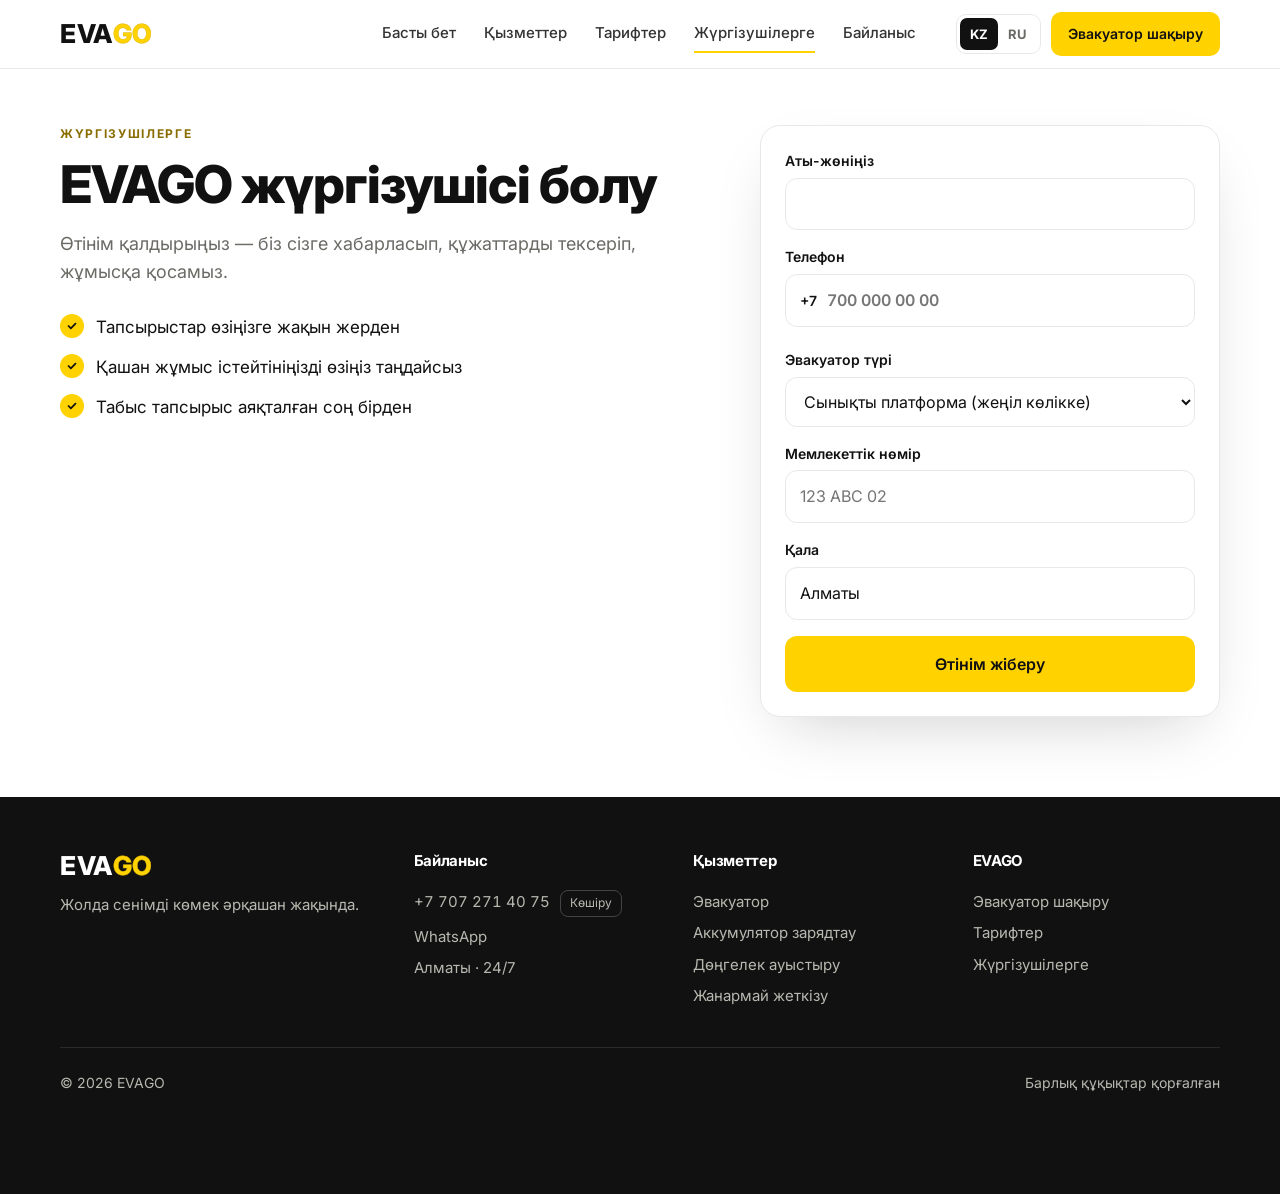
<file: driver.html>
<!doctype html>
<html lang="kk">
<head>
<meta charset="utf-8">
<meta name="viewport" content="width=device-width, initial-scale=1, viewport-fit=cover">
<title>Жүргізушілерге — EVAGO</title>
<meta name="description" content="Эвакуаторыңыз бар ма? EVAGO-мен жұмыс істеңіз.">
<meta name="theme-color" content="#FFD200">
<link rel="preconnect" href="https://fonts.googleapis.com"><link rel="preconnect" href="https://fonts.gstatic.com" crossorigin>
<link rel="stylesheet" href="https://fonts.googleapis.com/css2?family=Inter:wght@400;500;600;700;800&display=swap">
<link rel="stylesheet" href="assets/style.css?v=15">
<style>
.dr{display:grid;grid-template-columns:1fr 460px;gap:48px;padding-block:56px 80px;align-items:start}
.dr>*{min-width:0}
.dr h1{font-size:clamp(32px,4.4vw,52px);font-weight:800;margin-top:12px}
.dr .lead{font-size:18px;color:var(--muted);margin-top:16px;max-width:32em}
.checks{list-style:none;padding:0;margin:28px 0 0;display:grid;gap:14px}
.checks li{display:flex;gap:12px;align-items:flex-start;font-size:17px}
.checks li::before{content:"";flex:none;width:24px;height:24px;border-radius:50%;background:var(--accent) url("data:image/svg+xml,%3Csvg xmlns='http://www.w3.org/2000/svg' viewBox='0 0 24 24' fill='none' stroke='%23111' stroke-width='3' stroke-linecap='round' stroke-linejoin='round'%3E%3Cpath d='M6 12l4 4 8-8'/%3E%3C/svg%3E") center/14px no-repeat}
.form{border:1px solid var(--line);border-radius:20px;padding:24px;display:grid;gap:16px;box-shadow:var(--shadow);background:var(--white)}
.ok{background:#EAF8EF;border:1px solid #B9E7C9;border-radius:14px;padding:18px;font-weight:600}
@media (max-width:900px){.dr{grid-template-columns:1fr;gap:32px;padding-block:32px 60px}}
</style>
</head>
<body data-page="driver">
<header id="site-header"></header>
<main class="wrap dr">
  <div>
    <span class="eyebrow" data-i="drv_eyebrow">Жүргізушілерге</span>
    <h1 data-i="dr_title">EVAGO жүргізушісі болу</h1>
    <p class="lead" data-i="dr_lead"></p>
    <ul class="checks"><li data-i="d1"></li><li data-i="d2"></li><li data-i="d3"></li></ul>
  </div>
  <form class="form" id="f" novalidate>
    <label class="field"><span data-i="dr_name"></span><input class="input" id="fn" maxlength="80" autocomplete="name"></label>
    <label class="field"><span data-i="dr_phone"></span><span class="phone-in"><b>+7</b><input id="ph" type="tel" inputmode="numeric" autocomplete="tel-national" placeholder="700 000 00 00" class="num"></span></label>
    <label class="field"><span data-i="dr_truck"></span><select class="input" id="tr"></select></label>
    <label class="field"><span data-i="dr_plate"></span><input class="input" id="pl" maxlength="20" placeholder="123 ABC 02"></label>
    <label class="field"><span data-i="dr_city"></span><input class="input" id="ct" maxlength="60" value="Алматы"></label>
    <p class="err" id="err" hidden></p>
    <button class="btn btn-y btn-block" type="submit" id="send"><span data-i="dr_send"></span></button>
    <div class="ok" id="ok" data-i="dr_ok" hidden></div>
  </form>
</main>
<footer id="contact"></footer>
<script src="assets/app.js?v=15"></script>
<script>
function renderTrucks() {
  const v = $("#tr").value;
  $("#tr").innerHTML = ["tr1", "tr2", "tr3", "tr4"].map(k => `<option value="${k}">${t(k)}</option>`).join("");
  if (v) $("#tr").value = v;
}
phoneMask($("#ph"));
$("#f").addEventListener("submit", async e => {
  e.preventDefault();
  const phone = normPhone($("#ph").value), name = $("#fn").value.trim();
  const err = $("#err");
  if (name.length < 2 || !phone) { err.textContent = !phone && name.length >= 2 ? t("o_phone_err") : t("dr_need"); err.hidden = false; return; }
  err.hidden = true;
  const b = $("#send"); b.disabled = true;
  try {
    await rpc("apply_driver", { p_full_name: name, p_phone: phone, p_truck_type: I18N.ru[$("#tr").value], p_plate: $("#pl").value, p_city: $("#ct").value });
    $$("#f .field, #send").forEach(x => x.hidden = true); $("#ok").hidden = false;
    const txt = `EVAGO — жүргізуші өтінімі\n${name}\n${phone}\n${t($("#tr").value)}\n${$("#pl").value}\n${$("#ct").value}`;
    $("#ok").insertAdjacentHTML("afterend", `<a class="btn btn-block" style="background:#25D366;color:#06210F" target="_blank" rel="noopener" href="https://wa.me/${EVAGO.whatsapp}?text=${encodeURIComponent(txt)}">WhatsApp-қа да жіберу</a>`);
  } catch (x) {
    // не сохранилось — заявка всё равно уходит в WhatsApp
    err.textContent = t("dr_err"); err.hidden = false; b.disabled = false;
    const txt = `EVAGO — жүргізуші өтінімі\n${name}\n${phone}\n${t($("#tr").value)}\n${$("#pl").value}\n${$("#ct").value}`;
    if (!$("#dr-wa")) err.insertAdjacentHTML("afterend", `<a id="dr-wa" class="btn btn-block" style="background:#25D366;color:#06210F" target="_blank" rel="noopener" href="https://wa.me/${EVAGO.whatsapp}?text=${encodeURIComponent(txt)}">WhatsApp</a>`);
  }
});
document.addEventListener("DOMContentLoaded", renderTrucks);
onLang(renderTrucks);
</script>
</body>
</html>
</file>
<file: assets/style.css>
/* EVAGO — общий стиль. Цвета бренда: белый, #111111, жёлтый #FFD200, #F5F5F5, синий #007AFF, красный #FF3B30 */
:root{
  --white:#FFFFFF; --ink:#111111; --accent:#FFD200; --accent-2:#F2C500; --accent-soft:#FFF6CC; --accent-text:#8A6D00;
  --gray:#F5F5F5; --line:#E8E8E4; --muted:#6B6B66; --blue:#007AFF; --red:#FF3B30; --green:#1FA855;
  --font:"Inter",-apple-system,"SF Pro Display","Segoe UI",Roboto,Arial,sans-serif;
  --r:16px; --shadow:0 24px 60px -24px rgba(17,17,17,.22);
}
*{box-sizing:border-box}
html{scroll-behavior:smooth;-webkit-text-size-adjust:100%}
@media (prefers-reduced-motion:reduce){html{scroll-behavior:auto}*{animation:none!important;transition:none!important}}
body{margin:0;background:var(--white);color:var(--ink);font-family:var(--font);font-size:16px;line-height:1.55;-webkit-font-smoothing:antialiased}
img{max-width:100%;display:block}
a{color:inherit;text-decoration:none}
button,input,select,textarea{font:inherit;color:inherit}
[hidden]{display:none!important}
:focus-visible{outline:2px solid var(--blue);outline-offset:2px;border-radius:8px}
h1,h2,h3,h4{margin:0;line-height:1.12;letter-spacing:-.02em;text-wrap:balance}
p{margin:0}
.wrap{max-width:1200px;margin:0 auto;padding-inline:20px}
.num{font-variant-numeric:tabular-nums}
.eyebrow{display:block;font-size:12px;font-weight:700;letter-spacing:.14em;text-transform:uppercase;color:var(--accent-text)}
.muted{color:var(--muted)}

/* Buttons */
.btn{display:inline-flex;align-items:center;justify-content:center;gap:10px;border:1px solid transparent;border-radius:12px;padding:15px 24px;font-weight:600;font-size:16px;cursor:pointer;transition:background .15s,transform .1s,border-color .15s,opacity .15s;white-space:nowrap;text-align:center}
.btn:active{transform:scale(.98)}
.btn[disabled]{opacity:.55;cursor:not-allowed;transform:none}
.btn svg{width:18px;height:18px;flex:none}
.btn-y{background:var(--accent);color:var(--ink)}
.btn-y:hover{background:var(--accent-2)}
.btn-o{background:var(--white);border-color:var(--line)}
.btn-o:hover{border-color:#cfcfc9}
.btn-dark{background:var(--ink);color:var(--white)}
.btn-red{background:var(--white);border-color:#FFD0CC;color:var(--red)}
.btn-sm{padding:10px 16px;font-size:14px;border-radius:10px}
.btn-block{width:100%}

/* Header */
#site-header{position:sticky;top:0;z-index:1000;background:rgba(255,255,255,.94);backdrop-filter:blur(12px);-webkit-backdrop-filter:blur(12px);border-bottom:1px solid var(--line)}
.nav{display:flex;align-items:center;gap:20px;height:68px}
.logo{font-weight:800;font-size:26px;letter-spacing:.02em;line-height:1;display:inline-flex}
.logo span{color:var(--accent);-webkit-text-stroke:.4px #D9AF00}
.menu{display:flex;gap:28px;margin-left:auto;font-size:15px;font-weight:500}
.menu a{color:#333;padding:6px 0;border-bottom:2px solid transparent}
.menu a:hover{color:var(--ink)}
.menu a[aria-current="page"]{border-bottom-color:var(--accent)}
.nav-r{display:flex;gap:10px;align-items:center;margin-left:20px}
.lang{display:flex;border:1px solid var(--line);border-radius:10px;padding:3px;font-size:13px;font-weight:700}
.lang button{border:0;background:none;padding:6px 10px;border-radius:7px;cursor:pointer;color:var(--muted)}
.lang button[aria-pressed="true"]{background:var(--ink);color:var(--white)}
.burger{display:none;border:1px solid var(--line);background:none;border-radius:10px;width:42px;height:42px;cursor:pointer;place-items:center}
.mobile-menu{display:none;border-top:1px solid var(--line);padding-block:8px 16px}
.mobile-menu a{display:block;padding:12px 0;font-weight:500;border-bottom:1px solid var(--gray)}
.mobile-menu a.btn{display:flex;margin-top:12px;border:0}
.mobile-menu.open{display:block}
@media (max-width:1040px){.menu{display:none}.nav-r{margin-left:auto}.burger{display:grid}}
@media (max-width:600px){.nav-cta{display:none}}

/* Sections */
section{padding-block:80px}
.sec-h{margin-bottom:36px;max-width:640px}
.sec-h.center{margin-inline:auto;text-align:center}
.sec-h h2{font-size:clamp(28px,3.6vw,40px);font-weight:800;margin-top:10px}
.sec-h p{color:var(--muted);margin-top:12px;font-size:17px}
.bg-gray{background:var(--gray)}
@media (max-width:640px){section{padding-block:56px}}

/* Forms */
.field{display:block}
.field>span{display:block;font-size:14px;font-weight:600;margin-bottom:6px}
.input{width:100%;border:1px solid var(--line);border-radius:12px;padding:13px 14px;background:var(--white);font-size:16px;outline:none;transition:border-color .15s}
.input:focus{border-color:var(--ink)}
textarea.input{resize:vertical;min-height:84px}
.phone-in{display:flex;align-items:center;border:1px solid var(--line);border-radius:12px;background:var(--white);overflow:hidden}
.phone-in:focus-within{border-color:var(--ink)}
.phone-in b{padding:0 4px 0 14px;font-weight:600}
.phone-in input{flex:1;min-width:0;border:0;outline:0;padding:13px 14px 13px 6px;font-size:16px;background:none}
.err{color:var(--red);font-size:14px;margin-top:6px}
.chips{display:flex;flex-wrap:wrap;gap:8px}
.chip{border:1px solid var(--line);background:var(--white);border-radius:999px;padding:9px 14px;font-size:14px;font-weight:500;cursor:pointer;display:inline-flex;align-items:center;gap:8px;transition:border-color .15s,background .15s}
.chip svg{width:18px;height:18px}
.chip[aria-pressed="true"]{background:var(--ink);border-color:var(--ink);color:var(--white)}
.chip:hover{border-color:#bdbdb6}
.toast{position:fixed;left:50%;bottom:calc(24px + env(safe-area-inset-bottom,0px));transform:translateX(-50%);background:var(--ink);color:var(--white);padding:12px 18px;border-radius:12px;font-size:15px;z-index:2000;max-width:calc(100% - 32px);box-shadow:var(--shadow)}

/* Footer */
footer{background:var(--ink);color:#B8B8B0;padding-block:56px 100px;font-size:15px}
.foot{display:grid;grid-template-columns:1.3fr 1fr 1fr 1fr;gap:32px}
.foot>*{min-width:0}
.foot .logo{color:var(--white);margin-bottom:14px}
.foot h4{color:var(--white);font-size:15px;margin:0 0 12px}
.foot-col{display:grid;gap:8px;align-content:start}
.foot-col a:hover{color:var(--white)}
.copy{border:1px solid #444;background:none;color:#B8B8B0;border-radius:8px;font-size:12px;padding:3px 9px;cursor:pointer;margin-left:6px}
.foot-bottom{border-top:1px solid #2A2A2A;margin-top:40px;padding-top:24px;display:flex;justify-content:space-between;gap:16px;flex-wrap:wrap;font-size:14px}
@media (max-width:860px){.foot{grid-template-columns:1fr 1fr}}
@media (max-width:480px){.foot{grid-template-columns:1fr}}

/* Floating buttons */
.fabs{position:fixed;right:16px;bottom:calc(16px + env(safe-area-inset-bottom,0px));z-index:900;display:flex;flex-direction:column;gap:10px;align-items:flex-end}
.fab{display:flex;align-items:center;justify-content:center;gap:8px;border-radius:999px;min-width:54px;height:54px;padding:0 18px;font-weight:800;box-shadow:0 10px 26px -8px rgba(0,0,0,.35)}
.fab svg{width:22px;height:22px}
.fab-wa{background:#25D366;color:#06210F}
.fab-sos{background:var(--red);color:var(--white);letter-spacing:.04em}

/* Leaflet tweaks */
.leaflet-container{font-family:var(--font);background:#EEF0EC}
.pin{width:30px;height:30px;border-radius:50% 50% 50% 0;transform:rotate(-45deg);border:3px solid var(--white);box-shadow:0 4px 10px rgba(0,0,0,.35)}
.pin-a{background:var(--ink)}
.pin-b{background:var(--accent)}
.me-dot{width:16px;height:16px;border-radius:50%;background:var(--blue);border:3px solid var(--white);box-shadow:0 0 0 6px rgba(0,122,255,.2)}
.truck-dot{width:34px;height:34px;border-radius:50%;background:var(--accent);border:3px solid var(--ink);box-shadow:0 0 0 8px rgba(255,210,0,.3);display:grid;place-items:center}
.truck-dot::after{content:"";width:10px;height:10px;border-radius:50%;background:var(--ink)}
@media (max-width:560px){.fab{min-width:46px;height:46px;padding:0 12px;font-size:13px}.fabs{right:12px;bottom:calc(12px + env(safe-area-inset-bottom,0px))}}
</file>
